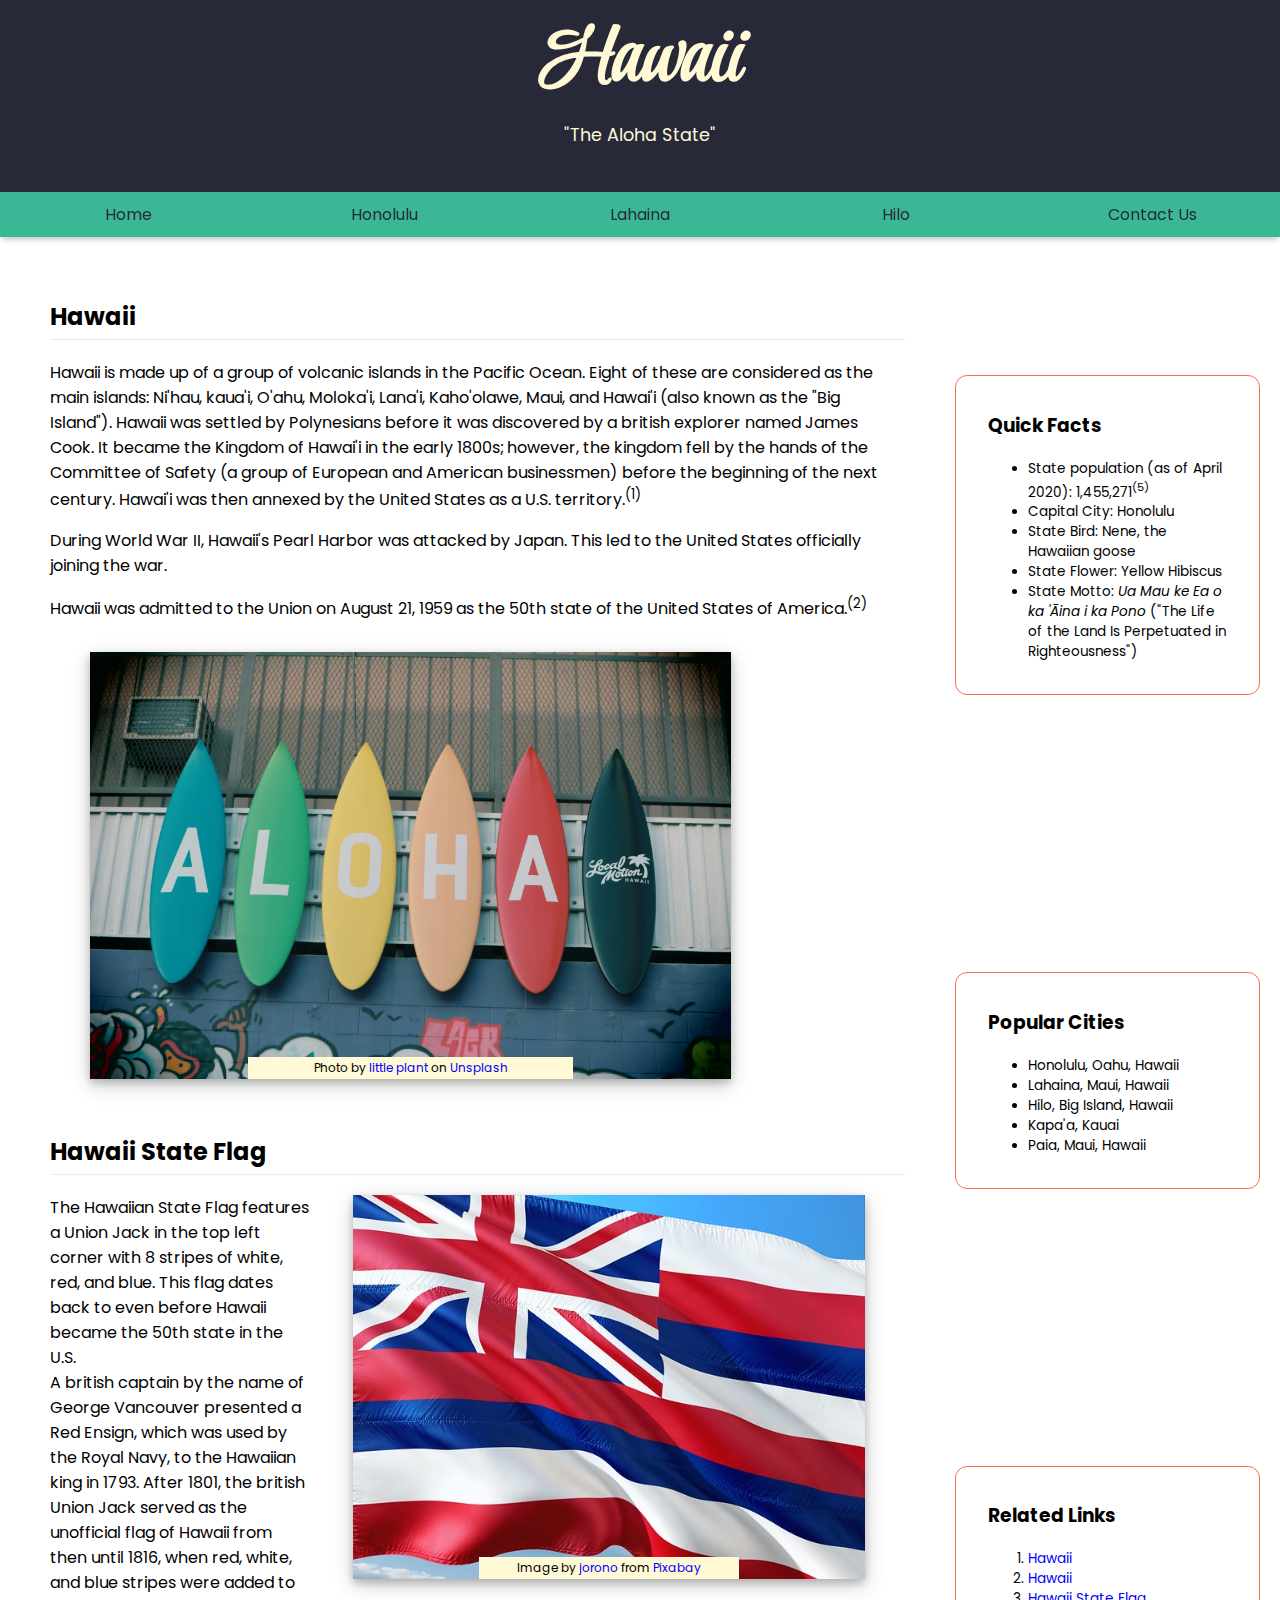
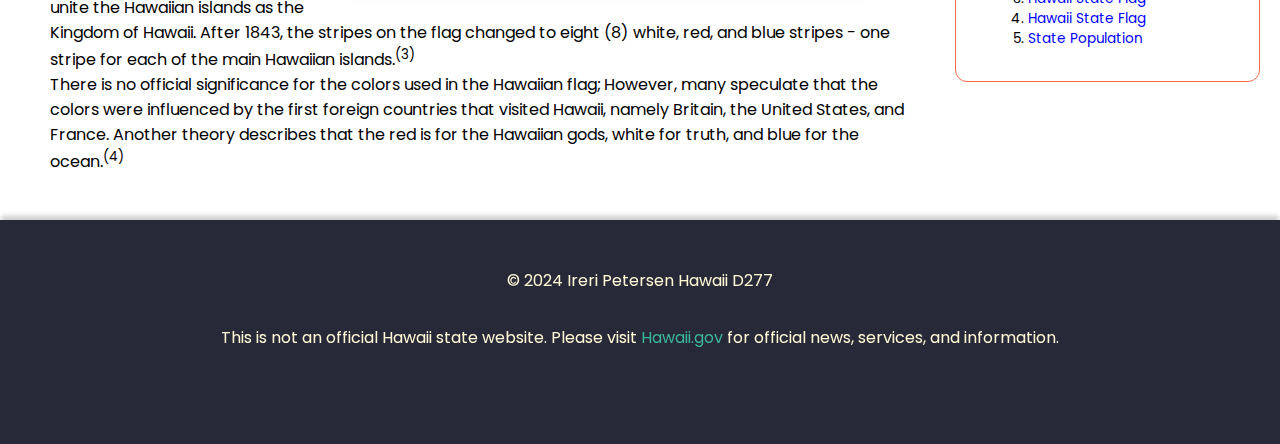
<file: index.html>
<!DOCTYPE html>
<html lang="en">
    <head>
        <meta charset="UTF-8">
        <meta name="viewport" content="width=device-width, initial-scale=1.0">
        <!-- required page title -->
        <title>State of Hawaii | Welcome</title>
        <link rel="icon" type="image/x-icon" href="images/favicon.ico">
        <!-- link to external stylesheet -->
        <link rel="stylesheet" href="styles.css">
    </head>
    <body>

        <header>
            <h1 class="page-name">Hawaii</h1>
            <p id="nickname">"The Aloha State"</p>
        </header>

        <!-- Menu to navigate to any other page on the site -->
        <nav>
            <a href="index.html">Home</a>
            <a href="honolulu.html">Honolulu</a>
            <a href="lahaina.html">Lahaina</a>
            <a href="hilo.html">Hilo</a>
            <a href="contact.html">Contact Us</a>
        </nav>

        <div class="container">
            <!-- Main Content of the page -->
            <section>
                <h2>Hawaii</h2>
                <p>Hawaii is made up of a group of volcanic islands in the Pacific Ocean. Eight of these are considered as the main islands: Ni'hau, kaua'i, O'ahu, Moloka'i, Lana'i, Kaho'olawe, Maui, and Hawai'i (also known as the "Big Island"). Hawaii was settled by Polynesians before it was discovered by a british explorer named James Cook. It became the Kingdom of Hawai'i in the early 1800s; however, the kingdom fell by the hands of the Committee of Safety (a group of European and American businessmen) before the beginning of the next century. Hawai'i was then annexed by the United States as a U.S. territory.<sup>(1)</sup></p>
                <p>During World War II, Hawaii's Pearl Harbor was attacked by Japan. This led to the United States officially joining the war.</p>
                <p>Hawaii was admitted to the Union on August 21, 1959 as the 50th state of the United States of America.<sup>(2)</sup></p>
                <!-- relevant image with alternative text -->
                <figure>
                    <img src="images/aloha.jpg" alt="Surf boards spell out ALOHA">
                    <figcaption>Photo by <a href="https://unsplash.com/@little_plant?utm_content=creditCopyText&utm_medium=referral&utm_source=unsplash" target="_blank">little plant</a> on <a href="https://unsplash.com/photos/yellow-blue-and-red-heart-shaped-plastic-decors-RMXIn292QSs?utm_content=creditCopyText&utm_medium=referral&utm_source=unsplash" target="_blank">Unsplash</a></figcaption>
                </figure>               
                <h2>Hawaii State Flag</h2>
                <p class="flag">
                    <figure class="flag">
                        <img class="flag" src="images/hawaii-state-flag.jpg" alt="Hawai'i state flag; Union Jack in the upper left corner with 8 stripes of white, red, and blue.">
                        <figcaption>Image by <a href="https://pixabay.com/users/jorono-1966666/?utm_source=link-attribution&utm_medium=referral&utm_campaign=image&utm_content=2693197" target="_blank">jorono</a> from <a href="https://pixabay.com//?utm_source=link-attribution&utm_medium=referral&utm_campaign=image&utm_content=2693197" target="_blank">Pixabay</a></figcaption>
                    </figure>
                The Hawaiian State Flag features a Union Jack in the top left corner with 8 stripes of white, red, and blue. This flag dates back to even before Hawaii became the 50th state in the U.S.
                <br>
                A british captain by the name of George Vancouver presented a Red Ensign, which was used by the Royal Navy, to the Hawaiian king in 1793. After 1801, the british Union Jack served as the unofficial flag of Hawaii from then until 1816, when red, white, and blue stripes were added to unite the Hawaiian islands as the Kingdom of Hawaii. After 1843, the stripes on the flag changed to eight (8) white, red, and blue stripes - one stripe for each of the main Hawaiian islands.<sup>(3)</sup>
                <br>
                There is no official significance for the colors used in the Hawaiian flag; However, many speculate that the colors were influenced by the first foreign countries that visited Hawaii, namely Britain, the United States, and France. Another theory describes that the red is for the Hawaiian gods, white for truth, and blue for the ocean.<sup>(4)</sup></p>
            </section>
            
            <!-- Information related to the content -->
            <aside>
                <div>
                    <h3>Quick Facts</h3>
                    <ul class="related-info">
                        <li>State population (as of April 2020): 1,455,271<sup>(5)</sup></li>
                        <li>Capital City: Honolulu</li>
                        <li>State Bird: Nene, the Hawaiian goose</li>
                        <li>State Flower: Yellow Hibiscus</li>
                        <li>State Motto: <i>Ua Mau ke Ea o ka 'Āina i ka Pono</i> ("The Life of the Land Is Perpetuated in Righteousness")</li>
                    </ul>
                </div>
                <div>
                    <h3>Popular Cities</h3>
                    <ul class="related-info">
                        <li>Honolulu, Oahu, Hawaii</li>
                        <li>Lahaina, Maui, Hawaii</li>
                        <li>Hilo, Big Island, Hawaii</li>
                        <li>Kapa'a, Kauai</li>
                        <li>Paia, Maui, Hawaii</li>
                    </ul>
                </div>
                <div>
                    <h3>Related Links</h3>
                    <ol class="related-info">
                        <li><a href="https://www.gohawaii.com/hawaiian-culture/history" target="_blank">Hawaii</a></li>
                        <li><a href="https://www.britannica.com/place/Hawaii-state" target="_blank">Hawaii</a></li>
                        <li><a href="https://www.britannica.com/topic/flag-of-Hawaii" target="_blank">Hawaii State Flag</a></li>
                        <li><a href="https://a-z-animals.com/blog/flag-of-hawaii-history-meaning-and-symbolism/" target="_blank">Hawaii State Flag</a></li>
                        <li><a href="https://www.census.gov/quickfacts/fact/table/HI,US/POP010220" target="_blank">State Population</a></li>
                    </ol>
                </div>
            </aside>
        </div>

        <footer>
            <p>&copy; 2024 Ireri Petersen Hawaii D277</p>
            <p>This is not an official Hawaii state website. Please visit <a href="https://portal.ehawaii.gov/" target="_blank">Hawaii.gov</a> for official news, services, and information.</p>
        </footer>

    </body>
</html>
</file>
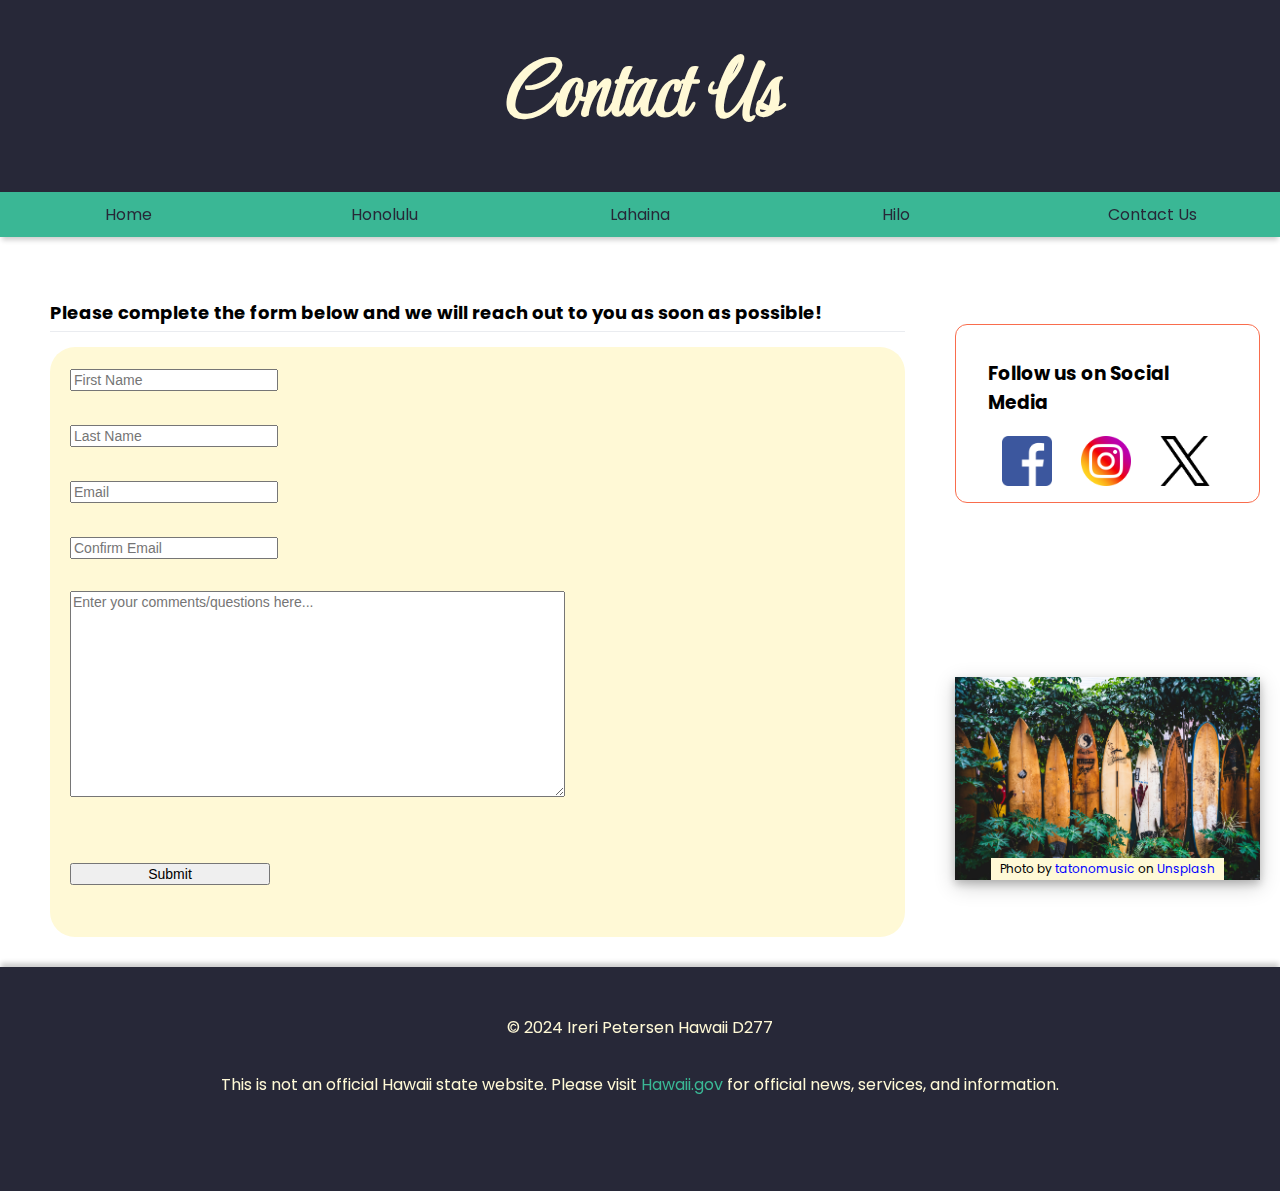
<file: contact.html>
<!DOCTYPE html>
<html lang="en">
    <head>
        <meta charset="UTF-8">
        <meta name="viewport" content="width=device-width, initial-scale=1.0">
        <!-- required page title -->
        <title>State of Hawaii | Contact Us</title>
        <link rel="icon" type="image/x-icon" href="images/favicon.ico">
        <!-- link to external stylesheet -->
        <link rel="stylesheet" href="styles.css">
        <script src="script.js"></script>
    </head>
    <body>

        <header>
            <h1 class="page-name" id="contact">Contact Us</h1>
        </header>

        <!-- Menu to navigate to any other page on the site -->
        <nav>
            <a href="index.html">Home</a>
            <a href="honolulu.html">Honolulu</a>
            <a href="lahaina.html">Lahaina</a>
            <a href="hilo.html">Hilo</a>
            <a href="contact.html">Contact Us</a>
        </nav>

        <div class="container">
            <!-- Main Content of the page -->
            <section>
               <h2 class="form">Please complete the form below and we will reach out to you as soon as possible!</h2>
               <form>
                    <input type="text" id="firstName" name="firstName" placeholder="First Name">
                    <br>
                    <input type="text" id="lastName" name="lastName" placeholder="Last Name">
                    <br>
                    <input type="email" id="email" name="email" placeholder="Email">
                    <br>
                    <input type="email" id="emailConfirm" name="emailConfirm" placeholder="Confirm Email">
                    <p id="emailMessage"></p>
                    <br>
                    <textarea name="qbox" id="qbox" placeholder="Enter your comments/questions here..."></textarea>
                    <br>
                    <br>
                    <input type="submit" value="Submit">
               </form>
            </section>
            
            <!-- Information related to the content -->
            <aside>
                <div>
                    <h3>Follow us on Social Media</h3>
                    <div class="social">
                        <a href="https://www.facebook.com/" target="_blank"><img class="social" src="images/facebook_icon.png" alt="Facebook icon"></a>
                        <a href="https://www.instagram.com/" target="_blank"><img class="social" src="images/instagram_icon.png" alt="Instagram icon"></a>
                        <a href="https://www.twitter.com/" target="_blank"><img class="social" src="images/x_icon.png" alt="X (the website formerly known as Twitter) icon"></a>
                    </div>
                    
                </div>
                
                <div class="form">
                    <figure class="form">
                        <img src="images/surfboards.jpg" alt="Surfboard fence">
                        <figcaption>Photo by <a href="https://unsplash.com/@tatonomusic?utm_content=creditCopyText&utm_medium=referral&utm_source=unsplash" target="_blank">tatonomusic</a> on <a href="https://unsplash.com/photos/brown-wooden-clothes-hangers-on-green-plants-FFCgotROOTY?utm_content=creditCopyText&utm_medium=referral&utm_source=unsplash" target="_blank">Unsplash</a></figcaption>
                    </figure>
                </div>
            </aside>
        </div>

        <footer>
            <p>&copy; 2024 Ireri Petersen Hawaii D277</p>
            <p>This is not an official Hawaii state website. Please visit <a href="https://portal.ehawaii.gov/" target="_blank">Hawaii.gov</a> for official news, services, and information.</p>
        </footer>

    </body>
</html>
</file>
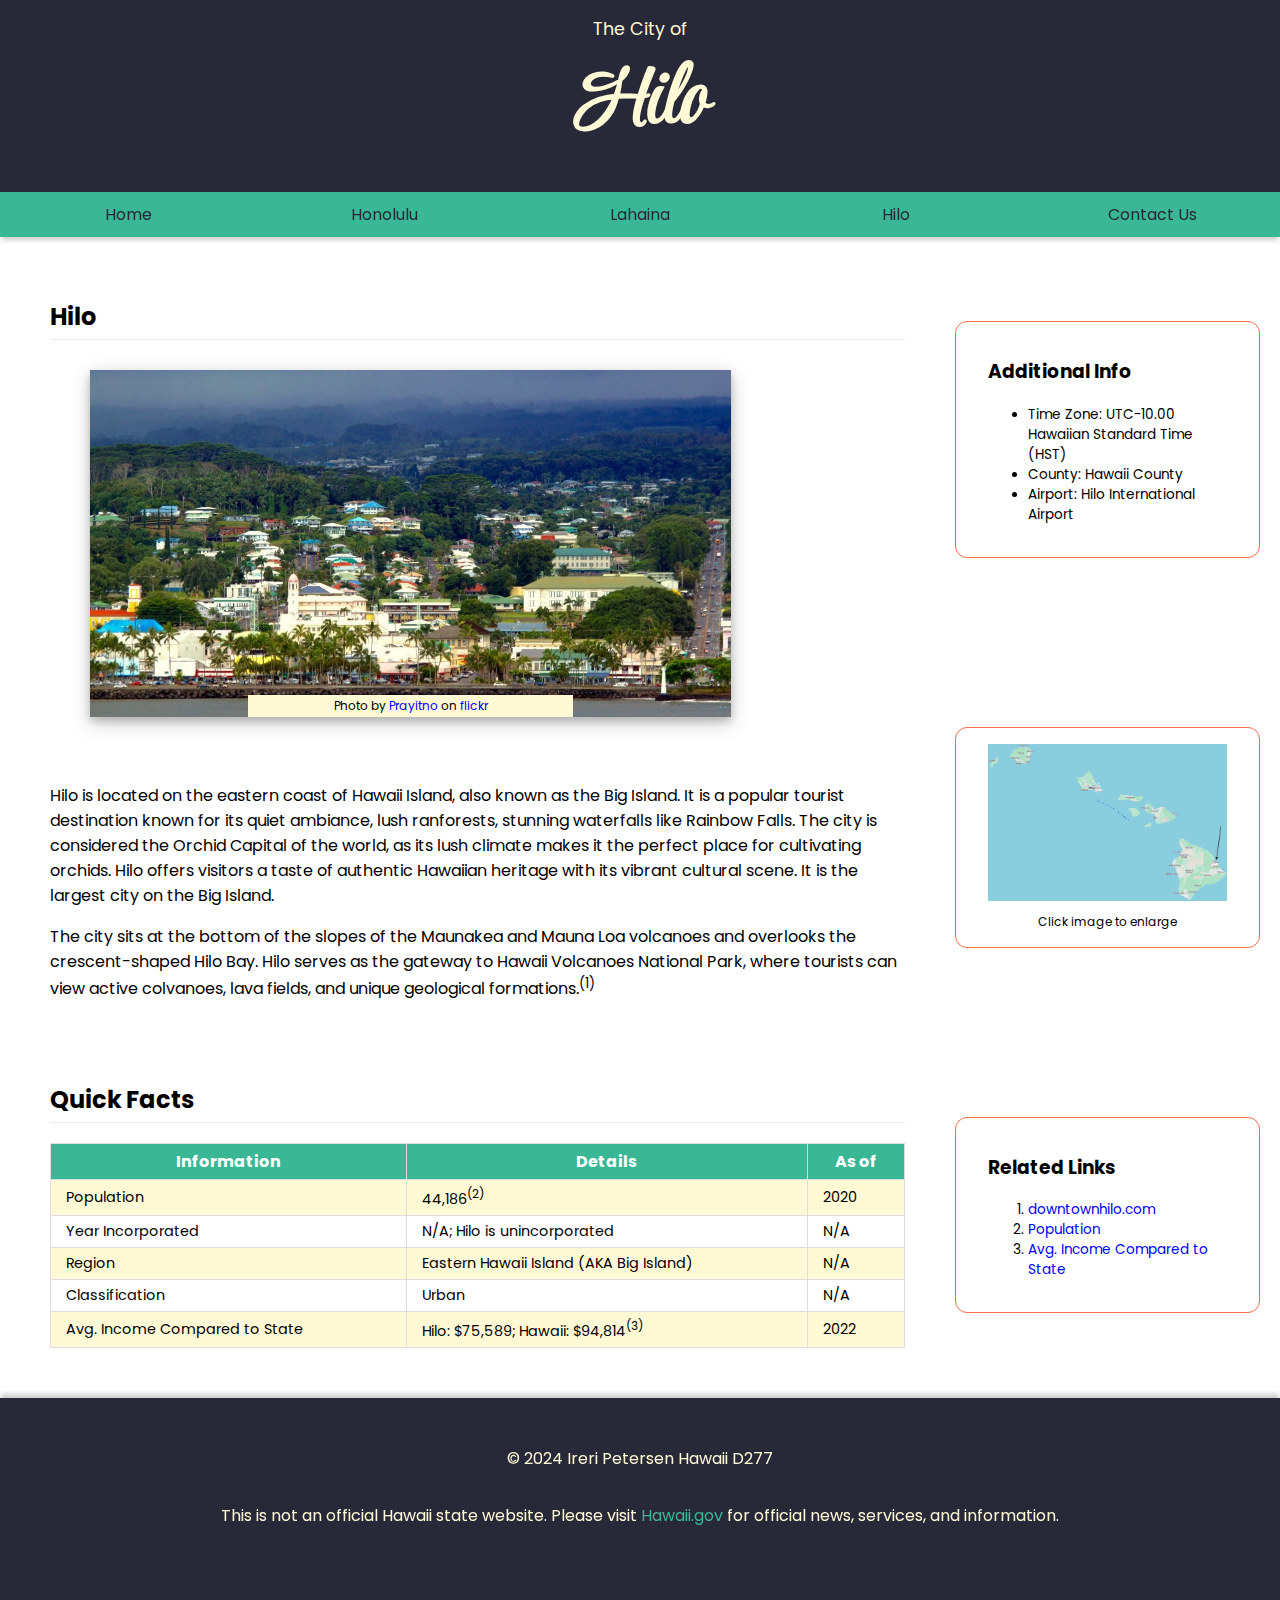
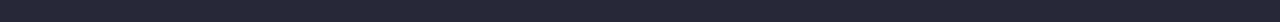
<file: hilo.html>
<!DOCTYPE html>
<html lang="en">
    <head>
        <meta charset="UTF-8">
        <meta name="viewport" content="width=device-width, initial-scale=1.0">
        <!-- required page title -->
        <title>State of Hawaii | Hilo</title>
        <link rel="icon" type="image/x-icon" href="images/favicon.ico">
        <!-- link to external stylesheet -->
        <link rel="stylesheet" href="styles.css">
    </head>
    <body>

        <header>
            <p class="city-header">The City of</p>
            <h1 class="page-name">Hilo</h1>
        </header>

        <!-- Menu to navigate to any other page on the site -->
        <nav>
            <a href="index.html">Home</a>
            <a href="honolulu.html">Honolulu</a>
            <a href="lahaina.html">Lahaina</a>
            <a href="hilo.html">Hilo</a>
            <a href="contact.html">Contact Us</a>
        </nav>

        <div class="container">
            <!-- Main Content of the page -->
            <section>
                <h2>Hilo</h2>
                <!-- relevant image with alternative text -->
                <figure>
                    <img src="images/hilo.jpg" alt="Hilo on a cloudy day with lush green mountains">
                    <figcaption>Photo by <a href="http://www.facebook.com/prayitno.hadinata" target="_blank">Prayitno</a>  on <a href="https://www.flickr.com/photos/prayitnophotography/16213327930/" target="_blank">flickr</a></figcaption>
                </figure>
                <div class="city-sum">
                    <p>Hilo is located on the eastern coast of Hawaii Island, also known as the Big Island. It is a popular tourist destination known for its quiet ambiance, lush ranforests, stunning waterfalls like Rainbow Falls. The city is considered the Orchid Capital of the world, as its lush climate makes it the perfect place for cultivating orchids. Hilo offers visitors a taste of authentic Hawaiian heritage with its vibrant cultural scene. It is the largest city on the Big Island.</p>
                    <p>The city sits at the bottom of the slopes of the Maunakea and Mauna Loa volcanoes and overlooks the crescent-shaped Hilo Bay. Hilo serves as the gateway to Hawaii Volcanoes National Park, where tourists can view active colvanoes, lava fields, and unique geological formations.<sup>(1)</sup></p>
                </div>
                <h2>Quick Facts</h2>
                <table>
                    <tr>
                        <th>Information</th>
                        <th>Details</th>
                        <th>As of</th>
                    </tr>
                    <tr>
                        <td>Population</td>
                        <td>44,186<sup>(2)</sup></td>
                        <td>2020</td>
                    </tr>
                    <tr>
                        <td>Year Incorporated</td>
                        <td>N/A; Hilo is unincorporated</td>
                        <td>N/A</td>
                    </tr>
                    <tr>
                        <td>Region</td>
                        <td>Eastern Hawaii Island (AKA Big Island)</td>
                        <td>N/A</td>
                    </tr>
                    <tr>
                        <td>Classification</td>
                        <td>Urban</td>
                        <td>N/A</td>
                    </tr>
                    <tr>
                        <td>Avg. Income Compared to State</td>
                        <td>Hilo: $75,589; Hawaii: $94,814<sup>(3)</sup></td>
                        <td>2022</td>
                    </tr>
                </table>
            </section>
            
            <!-- Information related to the content -->
            <aside>
                <div>
                    <h3>Additional Info</h3>
                    <ul class="related-info">
                        <li>Time Zone: UTC-10.00 Hawaiian Standard Time (HST)</li>
                        <li>County: Hawaii County</li>
                        <li>Airport: Hilo International Airport</li>
                    </ul>
                </div>
                <div>
                    <a href="images/hilomap.png" target="_blank"><img src="images/hilomap.png" alt="Hilo on a map of Hawaii"></a>
                    <p class="map">Click image to enlarge</p>
                </div>
                <div>
                    <h3>Related Links</h3>
                    <ol class="related-info">
                        <li><a href="http://www.downtownhilo.com/" target="_blank">downtownhilo.com</a></li>
                        <li><a href="https://www.census.gov/quickfacts/fact/table/hilocdphawaii/POP010220#POP010220" target="_blank">Population</a></li>
                        <li><a href="https://www.census.gov/quickfacts/fact/table/HI,hilocdphawaii/INC110222#INC110222" target="_blank">Avg. Income Compared to State</a></li>
                    </ol>
                </div>
            </aside>
        </div>

        <footer>
            <p>&copy; 2024 Ireri Petersen Hawaii D277</p>
            <p>This is not an official Hawaii state website. Please visit <a href="https://portal.ehawaii.gov/" target="_blank">Hawaii.gov</a> for official news, services, and information.</p>
        </footer>

    </body>
</html>
</file>
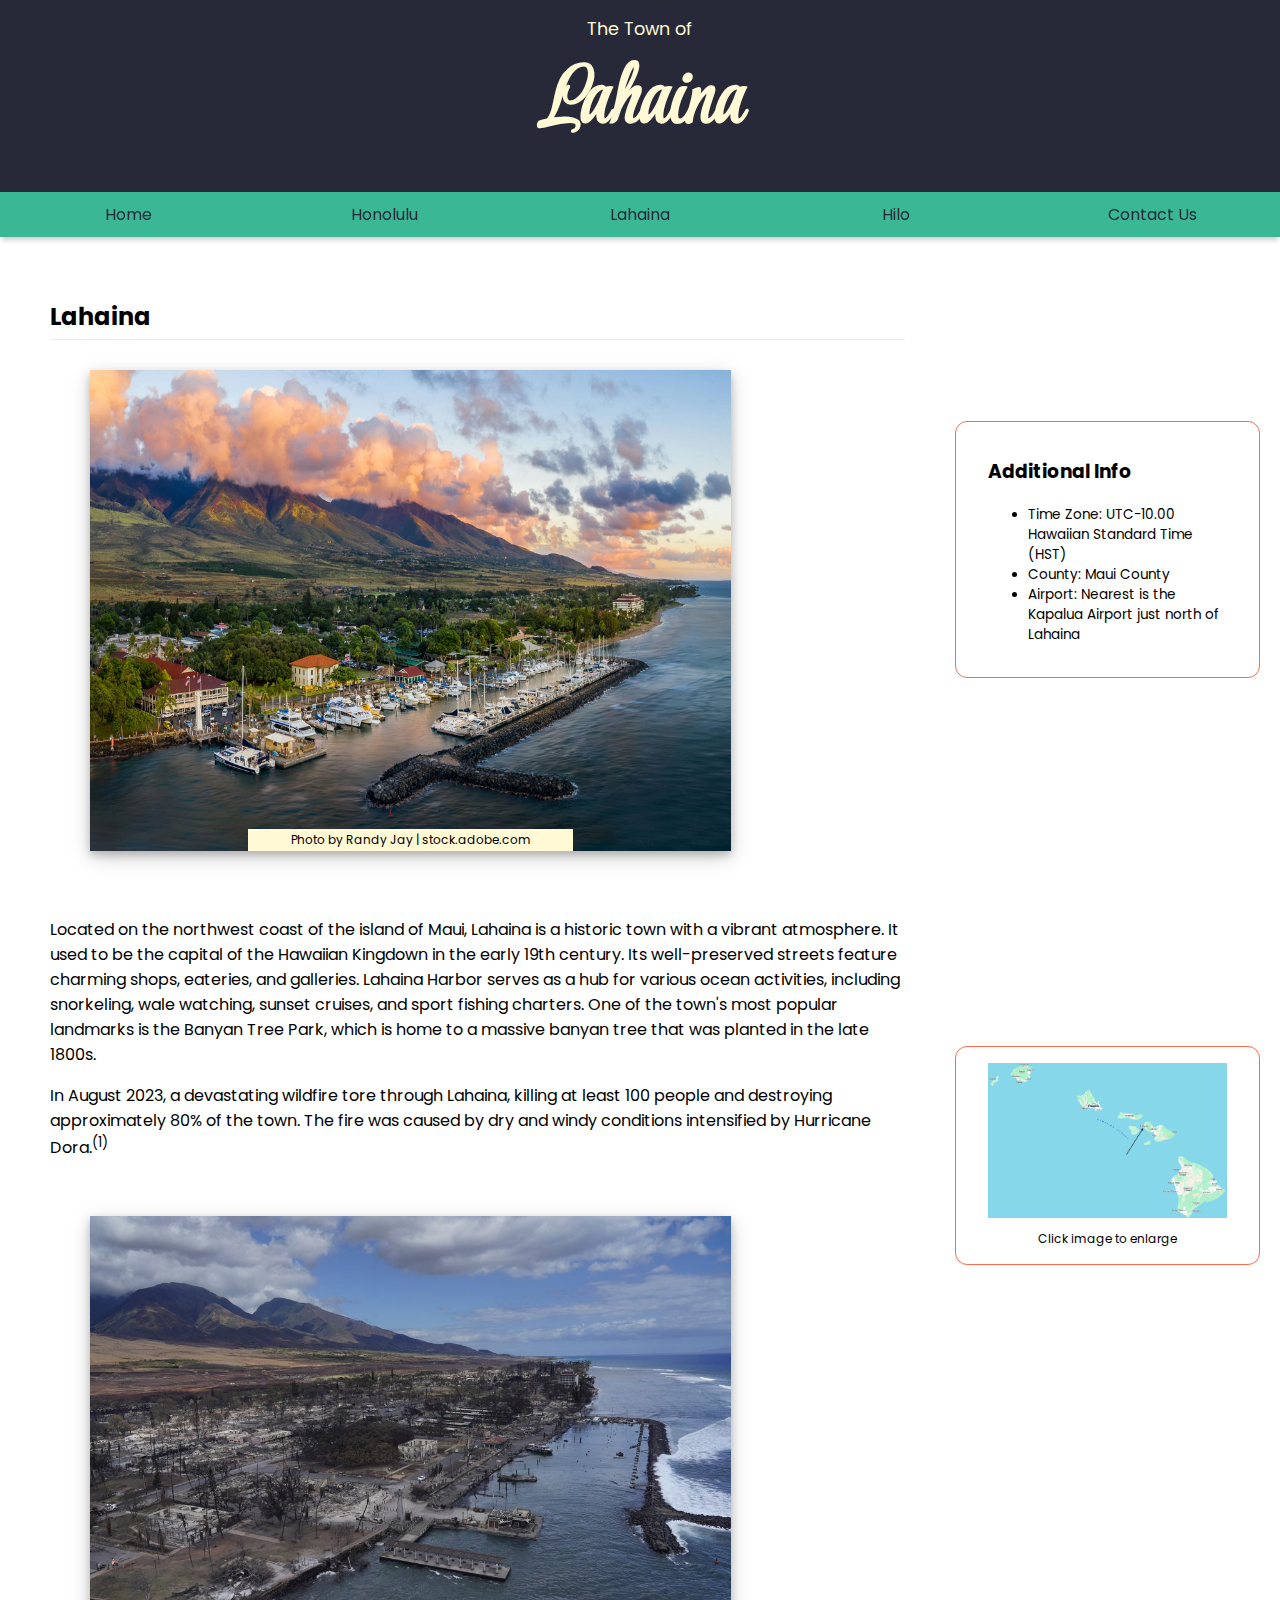
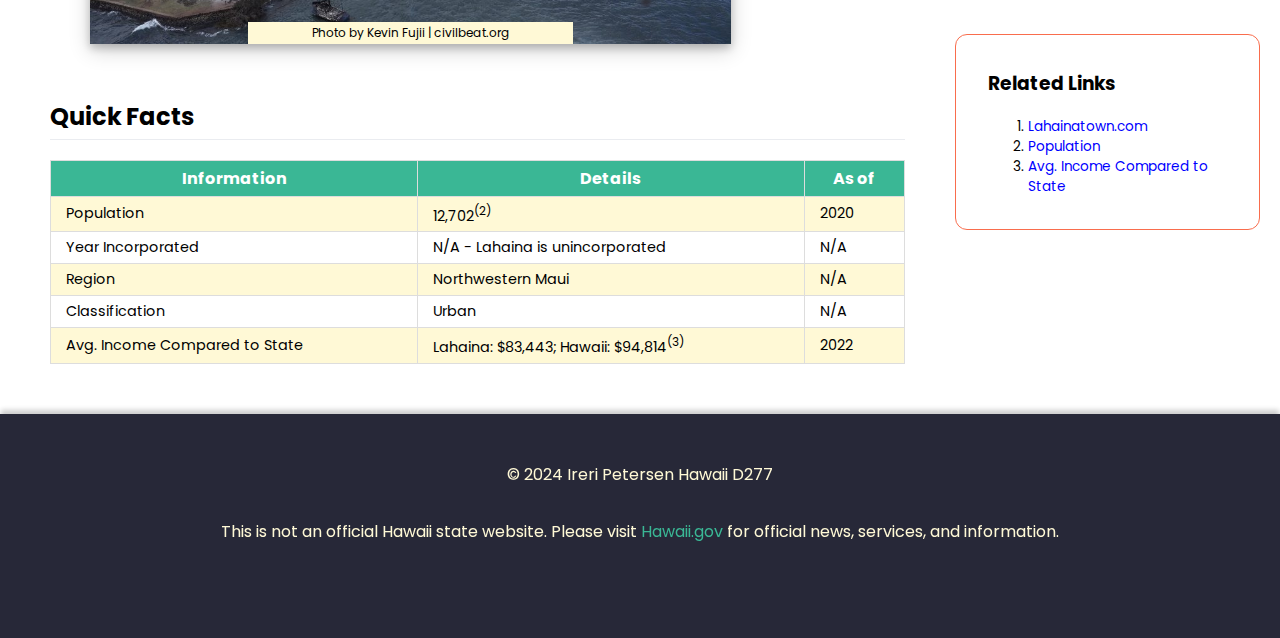
<file: lahaina.html>
<!DOCTYPE html>
<html lang="en">
    <head>
        <meta charset="UTF-8">
        <meta name="viewport" content="width=device-width, initial-scale=1.0">
        <!-- required page title -->
        <title>State of Hawaii | Lahaina</title>
        <link rel="icon" type="image/x-icon" href="images/favicon.ico">
        <!-- link to external stylesheet -->
        <link rel="stylesheet" href="styles.css">
    </head>
    <body>

        <header>
            <p class="city-header">The Town of</p>
            <h1 class="page-name">Lahaina</h1>
        </header>

        <!-- Menu to navigate to any other page on the site -->
        <nav>
            <a href="index.html">Home</a>
            <a href="honolulu.html">Honolulu</a>
            <a href="lahaina.html">Lahaina</a>
            <a href="hilo.html">Hilo</a>
            <a href="contact.html">Contact Us</a>
        </nav>

        <div class="container">
            <!-- Main Content of the page -->
            <section>
                <h2>Lahaina</h2>
                <!-- relevant image with alternative text -->
                <figure>
                    <img src="images/lahaina.jpg" alt="Lahaina harbor before August 2023">
                    <figcaption>Photo by Randy Jay | stock.adobe.com</figcaption>
                </figure>
                <div class="city-sum">
                    <p>Located on the northwest coast of the island of Maui, Lahaina is a historic town with a vibrant atmosphere. It used to be the capital of the Hawaiian Kingdown in the early 19th century. Its well-preserved streets feature charming shops, eateries, and galleries. Lahaina Harbor serves as a hub for various ocean activities, including snorkeling, wale watching, sunset cruises, and sport fishing charters. One of the town's most popular landmarks is the Banyan Tree Park, which is home to a massive banyan tree that was planted in the late 1800s.</p>
                    <p>In August 2023, a devastating wildfire tore through Lahaina, killing at least 100 people and destroying approximately 80% of the town. The fire was caused by dry and windy conditions intensified by Hurricane Dora.<sup>(1)</sup></p>
                </div>
                <figure>
                    <img src="images/lahainafire.jpg" alt="Lahaina harbor after the fire of August 2023">
                    <figcaption>Photo by Kevin Fujii | civilbeat.org</figcaption>
                </figure>
                <h2>Quick Facts</h2>
                <table>
                    <tr>
                        <th>Information</th>
                        <th>Details</th>
                        <th>As of</th>
                    </tr>
                    <tr>
                        <td>Population</td>
                        <td>12,702<sup>(2)</sup></td>
                        <td>2020</td>
                    </tr>
                    <tr>
                        <td>Year Incorporated</td>
                        <td>N/A - Lahaina is unincorporated</td>
                        <td>N/A</td>
                    </tr>
                    <tr>
                        <td>Region</td>
                        <td>Northwestern Maui</td>
                        <td>N/A</td>
                    </tr>
                    <tr>
                        <td>Classification</td>
                        <td>Urban</td>
                        <td>N/A</td>
                    </tr>
                    <tr>
                        <td>Avg. Income Compared to State</td>
                        <td>Lahaina: $83,443; Hawaii: $94,814<sup>(3)</sup></td>
                        <td>2022</td>
                    </tr>
                </table>
            </section>
            
            <!-- Information related to the content -->
            <aside>
                <div>
                    <h3>Additional Info</h3>
                    <ul class="related-info">
                        <li>Time Zone: UTC-10.00 Hawaiian Standard Time (HST)</li>
                        <li>County: Maui County</li>
                        <li>Airport: Nearest is the Kapalua Airport just north of Lahaina</li>
                    </ul>
                </div>
                <div>
                    <a href="images/lahaina-map.png" target="_blank"><img src="images/lahaina-map.png" alt="Lahaina on a map of Hawaii"></a>
                    <p class="map">Click image to enlarge</p>
                </div>
                <div>
                    <h3>Related Links</h3>
                    <ol class="related-info">
                        <li><a href="https://lahainatown.com/" target="_blank">Lahainatown.com</a></li>
                        <li><a href="https://www.census.gov/quickfacts/fact/table/lahainacdphawaii/POP010220#POP010220" target="_blank">Population</a></li>
                        <li><a href="https://www.census.gov/quickfacts/fact/table/HI,lahainacdphawaii/INC110222#INC110222" target="_blank">Avg. Income Compared to State</a></li>
                    </ol>
                </div>
            </aside>
        </div>

        <footer>
            <p>&copy; 2024 Ireri Petersen Hawaii D277</p>
            <p>This is not an official Hawaii state website. Please visit <a href="https://portal.ehawaii.gov/" target="_blank">Hawaii.gov</a> for official news, services, and information.</p>
        </footer>

    </body>
</html>
</file>
<file: styles.css>
@import url('https://fonts.googleapis.com/css2?family=Poppins:wght@300&family=Style+Script&display=swap'); /* import google fonts */


/* font-family declaration */
body {
    font-family: 'Poppins', sans-serif;
    margin: 0;
}

/*  element selector */
header {
    text-align: center;
    color: #FFF9D6;
    width: auto;
    height: 12rem;
    background-color: #272838;
}

.city-header {
    margin: 0;
    padding-top: 1rem;
    font-size: 1.1rem;
}

.page-name {
    margin: auto;
    font-size: 5rem;
    font-family: 'Style Script', cursive;
    font-style: italic;
}

#nickname {
    font-size: 1.1rem;
    margin: 0;
}

#contact {
    position: relative;
    top: 35px;
}

nav {
    background-color: #3ab795;
    margin: 0;
    padding: 0;    
    display: flex;
    justify-content: center;
    text-align: center;
    box-shadow: 0 5px 5px -2px rgba(0,0,0,0.2);
    position: sticky;
    top: 0;
    z-index: 2;
}

nav a {
    width: 20%;
    height: auto;
    text-decoration: none;
    padding-top: 10px;
    padding-bottom: 5px;
}

nav a:link, nav a:visited {
    color: #272838;
    border-bottom: 5px solid #3ab795;
}

/* a:hover pseudo-class requirement */
nav a:hover {
    background-color: #FFF9D6;
    color: #f96d4d;
    text-decoration: none;
    border-bottom: 5px solid #f96d4d;
    animation: hoverborder .2s 1 ease-in;
}

@keyframes hoverborder {
    0%      {border-bottom: 1px solid #f96d4d;}
    25%     {border-bottom: 2px solid #f96d4d;}
    50%     {border-bottom: 3px solid #f96d4d;}
    75%     {border-bottom: 4px solid #f96d4d;}
    100%    {border-bottom: 5px solid #f96d4d;}
}

.container {
    display: flex;
}

section {
    width: 70%;
    margin-top: 7px;
    margin-bottom: 30px;
    margin-left: 50px;
    margin-right: 50px;
}

section h2 {
    margin-top: 50px;
    padding: 5px 0;
    border-bottom: 1px solid #eaecf0;
}

section h3 {
    margin-top: 50px;
}

form {
    padding: 20px;
    background-color: #FFF9D6;
    border-radius: 25px;
}

h2.form, h3.form {
    font-size: 18px;
}

input, textarea {
    margin-bottom: 2rem;
    min-width: 200px;
    font-family: Arial, Helvetica, sans-serif;
    font-size: 14px;
}

#emailMessage {
    display: none;
    font-size: 14px;
}

#qbox {
    width: 60%;
    height: 200px;
}

figure {
    box-shadow: 0 4px 8px 0 rgba(0,0,0,0.2), 0 6px 20px 0 rgba(0,0,0,0.19);
    width: 75%;
    height: auto;
    margin-top: 30px;
    margin-bottom: 40px;
    position: relative;
}

figcaption {
    text-align: center;
    font-size: 0.75rem;
    background-color: #FFF9D6;
    width: 50%;
    /* absolute positioning */
    position: absolute;
    bottom: 0;
    left: 0;
    right: 0;
    margin-left: auto;
    margin-right: auto;
    padding: 2px;
}

/*  element selector */
img {
    max-width: 100%;
    min-width: 200px;
    height: auto;
    display: block;
}

div.city-sum {
    padding: 10px 0;
}

table {
    width: 100%;
    border-collapse: collapse;
    margin-bottom: 20px;
}

table, th, td {
    border: 1px solid #ddd;
}

th, td {
    padding: 5px 15px;
}

tr:nth-child(even) {
     background-color: #FFF9D6;
}

td {
    font-size: 0.90rem;
}

tr:hover {
    color: #f96d4d;
}

th {
    background-color: #3ab795;
    color: white;
}

a:link, a:visited {
    text-decoration: none;
    color: blue;
}

a:hover {
    text-decoration: underline;
    color: #f96d4d;
}

figure.flag {
    max-width: 32rem;
    float: right;
    margin-top: 0;
}

aside {
    /* float property to position element to the side of another */
    float: right;
    width: 25%;
    margin-right: 20px;
    /* relative positioning in at least one area of the web page */
    position: relative;
    z-index: 1;
    display: flex;
    flex-direction: column;
    justify-content: space-around;
}

aside div {
    margin: 2rem 0;
    padding: 1rem 2rem;
    border: 1px solid #f96d4d;
    border-radius: 12px;
}

p.map {
    font-size: 12px;
    text-align: center;
    margin-bottom: 0;
}

.related-info li {
    font-size: .85rem;
}

/* class selector used at least 2 times */
div.social {
    display: flex;
    flex-direction: row;
    flex-wrap: wrap;
    border: none;
    margin: 0;
    padding: 0;
}

.social a {
    width: 33%;
    text-align: center;
}

img.social {
    max-width: 15%;
    min-width: 50px;
    margin-left: auto;
    margin-right: auto;
}

div.form {
    padding: 0;
   border: none;
}

figure.form {
    width: 100%;
    margin: 0;
}

.form figcaption {
    width: 75%;
}

footer {
    width: auto;
    height: 10rem;
    background-color: #272838;
    /* relative positioning in at least one area of the web page */
    position: relative;
    z-index: 2;
    box-shadow: 0 -5px 5px -1px rgba(0,0,0,0.2);
    text-align: center;
    padding: 2rem;
}

footer p {
    padding: 1rem 0;
    margin: 0;
    color: #FFF9D6;
}

footer p a:link, footer p a:visited {
    text-decoration: none;
    color: #3ab795;
}

footer p a:hover {
    text-decoration: underline;
    color: #f96d4d;
}

@media screen and (max-width: 1064px) {
    section, aside {
        width: 100%;
        margin: 20px;
    }

    .container {
        flex-wrap: wrap;
    }

    figure {
        width: 95%;
        margin-left: auto;
        margin-right: auto;
    }
}
</file>
